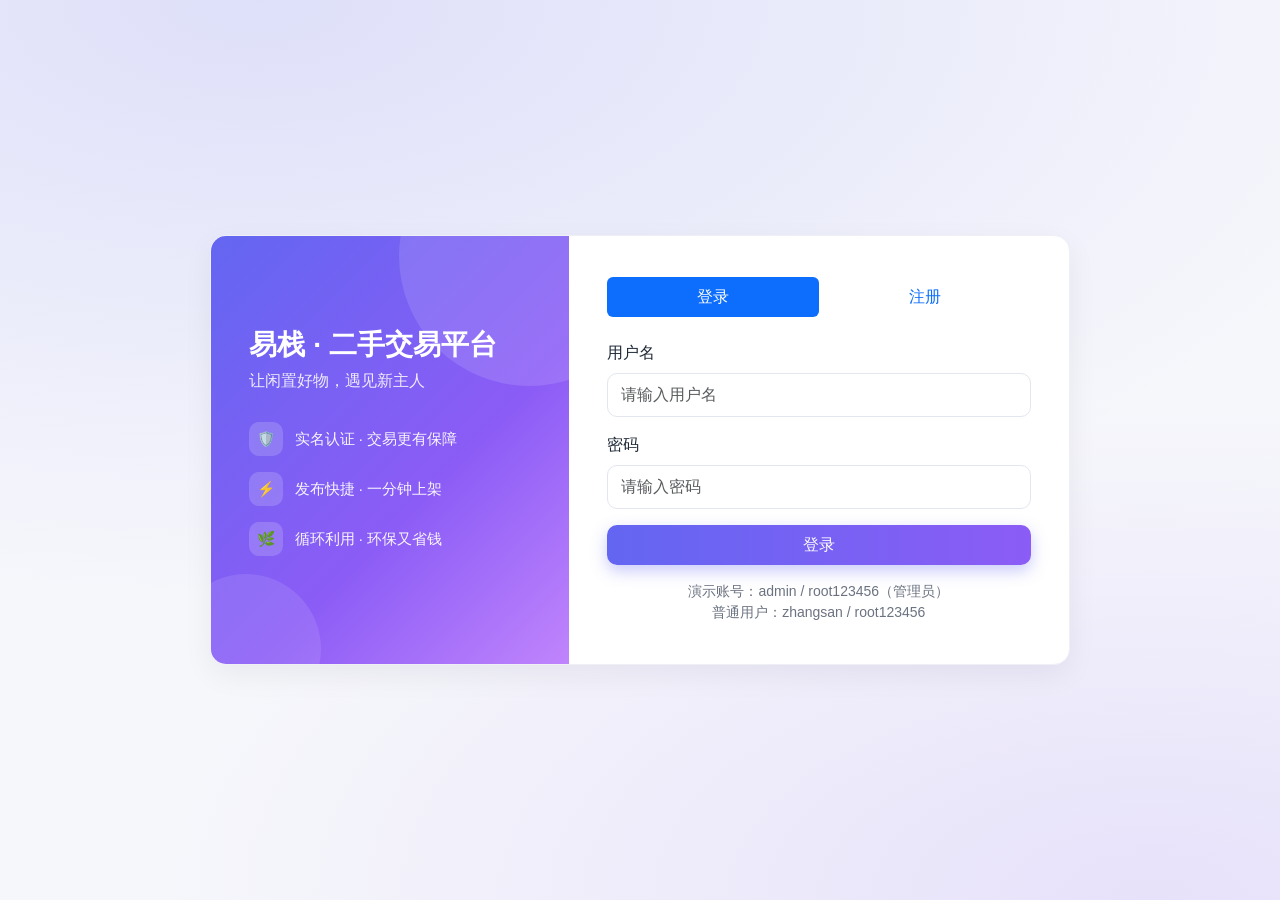
<file: frontend/login.html>
<!DOCTYPE html>
<html lang="zh-CN">
<head>
  <meta charset="UTF-8">
  <meta name="viewport" content="width=device-width, initial-scale=1">
  <title>登录 - 易栈</title>
  <link href="https://cdn.jsdelivr.net/npm/bootstrap@5.3.3/dist/css/bootstrap.min.css" rel="stylesheet">
  <link href="styles.css" rel="stylesheet">
  <style>
    .yz-auth-card { max-width: 860px; }
    .yz-auth-side {
      background: linear-gradient(135deg, var(--yz-primary), var(--yz-primary-2) 60%, #c084fc);
      color: #fff;
      padding: 3rem 2.4rem;
      display: flex;
      flex-direction: column;
      justify-content: center;
      position: relative;
      overflow: hidden;
    }
    .yz-auth-side::before {
      content: "";
      position: absolute;
      width: 260px; height: 260px;
      border-radius: 50%;
      background: rgba(255,255,255,.12);
      top: -110px; right: -90px;
    }
    .yz-auth-side::after {
      content: "";
      position: absolute;
      width: 150px; height: 150px;
      border-radius: 50%;
      background: rgba(255,255,255,.10);
      bottom: -60px; left: -40px;
    }
    .yz-auth-side .feats { margin-top: 1.8rem; }
    .yz-auth-side .feat { display: flex; gap: .7rem; align-items: center; margin-bottom: 1rem; font-size: .92rem; opacity: .94; position: relative; z-index: 1; }
    .yz-auth-side .feat .dot { width: 34px; height: 34px; border-radius: 10px; background: rgba(255,255,255,.18); display: flex; align-items: center; justify-content: center; flex-shrink: 0; }
    .yz-auth-form { padding: 2.6rem 2.4rem; }
    @media (max-width: 767px) {
      .yz-auth-side { display: none; }
    }
  </style>
</head>
<body>

<div class="yz-auth-wrap">
  <div class="card yz-auth-card shadow-sm overflow-hidden">
    <div class="row g-0">
      <!-- 左侧品牌区 -->
      <div class="col-md-5 yz-auth-side">
        <h3 class="fw-bold mb-2" style="position:relative;z-index:1;">易栈 · 二手交易平台</h3>
        <p class="mb-0" style="opacity:.88;position:relative;z-index:1;">让闲置好物，遇见新主人</p>
        <div class="feats">
          <div class="feat"><span class="dot">🛡️</span>实名认证 · 交易更有保障</div>
          <div class="feat"><span class="dot">⚡</span>发布快捷 · 一分钟上架</div>
          <div class="feat"><span class="dot">🌿</span>循环利用 · 环保又省钱</div>
        </div>
      </div>

      <!-- 右侧表单区 -->
      <div class="col-md-7 yz-auth-form">
        <ul class="nav nav-pills nav-fill mb-4">
          <li class="nav-item"><a class="nav-link active" id="tab-login" href="#" onclick="switchTab('login'); return false;">登录</a></li>
          <li class="nav-item"><a class="nav-link" id="tab-register" href="#" onclick="switchTab('register'); return false;">注册</a></li>
        </ul>

        <div id="form-login">
          <div class="mb-3">
            <label class="form-label">用户名</label>
            <input id="login-username" class="form-control" placeholder="请输入用户名">
          </div>
          <div class="mb-3">
            <label class="form-label">密码</label>
            <input id="login-password" type="password" class="form-control" placeholder="请输入密码" onkeydown="if(event.key==='Enter') doLogin()">
          </div>
          <button class="btn btn-primary w-100 py-2" onclick="doLogin()">登录</button>
          <div class="text-muted mt-3 small text-center">演示账号：admin / root123456（管理员）<br>普通用户：zhangsan / root123456</div>
        </div>

        <div id="form-register" style="display:none;">
          <div class="mb-3">
            <label class="form-label">用户名</label>
            <input id="reg-username" class="form-control" placeholder="请输入用户名">
          </div>
          <div class="mb-3">
            <label class="form-label">昵称（可选）</label>
            <input id="reg-nickname" class="form-control" placeholder="不填则默认用户名">
          </div>
          <div class="mb-3">
            <label class="form-label">密码（至少 6 位）</label>
            <input id="reg-password" type="password" class="form-control" placeholder="请输入密码">
          </div>
          <button class="btn btn-primary w-100 py-2" onclick="doRegister()">注册</button>
        </div>
      </div>
    </div>
  </div>
</div>

<script src="common.js"></script>
<script>
function switchTab(name) {
  document.getElementById('form-login').style.display = name === 'login' ? '' : 'none';
  document.getElementById('form-register').style.display = name === 'register' ? '' : 'none';
  document.getElementById('tab-login').classList.toggle('active', name === 'login');
  document.getElementById('tab-register').classList.toggle('active', name === 'register');
}

async function doLogin() {
  const username = document.getElementById('login-username').value.trim();
  const password = document.getElementById('login-password').value;
  if (!username || !password) return showToast('请输入用户名和密码', 'info');
  const res = await api('/api/user/login', {
    method: 'POST',
    body: JSON.stringify({ username, password })
  });
  localStorage.setItem('token', res.data.token);
  localStorage.setItem('role', res.data.role);
  localStorage.setItem('username', res.data.username);
  showToast('登录成功，正在进入…', 'success');
  setTimeout(() => location.href = 'index.html', 600);
}

async function doRegister() {
  const username = document.getElementById('reg-username').value.trim();
  const nickname = document.getElementById('reg-nickname').value.trim();
  const password = document.getElementById('reg-password').value;
  if (!username || !password) return showToast('请输入用户名和密码', 'info');
  await api('/api/user/register', {
    method: 'POST',
    body: JSON.stringify({ username, nickname, password })
  });
  showToast('注册成功，请登录', 'success');
  switchTab('login');
  document.getElementById('login-username').value = username;
}
</script>
</body>
</html>
</file>
<file: frontend/styles.css>
/* ========== 易栈设计系统 ========== */
:root {
  --yz-primary: #6366f1;
  --yz-primary-2: #8b5cf6;
  --yz-accent: #f59e0b;
  --yz-danger: #f43f5e;
  --yz-bg: #f6f7fb;
  --yz-text: #1f2937;
  --yz-muted: #6b7280;
  --yz-card: #ffffff;
  --yz-border: #eef0f6;
  --yz-radius: 16px;
  --yz-shadow: 0 10px 30px rgba(17, 24, 39, .06);
  --yz-shadow-hover: 0 20px 45px rgba(99, 102, 241, .18);
}

body {
  background: var(--yz-bg);
  color: var(--yz-text);
  font-family: "PingFang SC", "Microsoft YaHei", -apple-system, "Segoe UI", Roboto, sans-serif;
  -webkit-font-smoothing: antialiased;
}

/* ---- 导航栏 ---- */
nav.yz-nav {
  background: linear-gradient(90deg, var(--yz-primary), var(--yz-primary-2)) !important;
  box-shadow: 0 6px 20px rgba(99, 102, 241, .25);
  padding-top: .75rem;
  padding-bottom: .75rem;
}
nav.yz-nav .navbar-brand {
  font-weight: 700;
  letter-spacing: .5px;
  display: flex;
  align-items: center;
  gap: 8px;
  color: #fff;
}
nav.yz-nav .brand-logo {
  width: 30px; height: 30px;
  background: rgba(255,255,255,.2);
  border-radius: 9px;
  display: inline-flex; align-items: center; justify-content: center;
}
nav.yz-nav .btn-outline-light, nav.yz-nav .btn-outline-warning, nav.yz-nav .btn-outline-danger {
  border-radius: 999px;
  padding: .28rem .9rem;
  font-size: .85rem;
}

/* ---- 通用卡片 ---- */
.card {
  border: 1px solid var(--yz-border);
  border-radius: var(--yz-radius);
  box-shadow: var(--yz-shadow);
  background: var(--yz-card);
}
.yz-card-hover {
  transition: transform .25s ease, box-shadow .25s ease;
}
.yz-card-hover:hover {
  transform: translateY(-6px);
  box-shadow: var(--yz-shadow-hover);
}

/* ---- 按钮 ---- */
.btn { border-radius: 10px; font-weight: 500; }
.btn-primary {
  background: linear-gradient(90deg, var(--yz-primary), var(--yz-primary-2));
  border: none;
  box-shadow: 0 6px 16px rgba(99, 102, 241, .35);
}
.btn-primary:hover { filter: brightness(1.05); box-shadow: 0 8px 20px rgba(99,102,241,.45); }
.btn-danger { background: var(--yz-danger); border-color: var(--yz-danger); }

/* ---- 价格 ---- */
.yz-price { color: var(--yz-danger); font-weight: 700; }

/* ---- 徽章圆角 ---- */
.badge { border-radius: 999px; padding: .4em .8em; font-weight: 500; }

/* ---- 表单 ---- */
.form-control, .form-select {
  border-radius: 10px;
  border: 1px solid #e3e6ef;
  padding: .55rem .85rem;
}
.form-control:focus, .form-select:focus {
  border-color: var(--yz-primary);
  box-shadow: 0 0 0 .2rem rgba(99,102,241,.15);
}
.form-label { font-weight: 500; color: var(--yz-text); }

/* ---- 表格 ---- */
.table { --bs-table-hover-bg: #f8f9ff; }
.table thead th {
  color: var(--yz-muted);
  font-weight: 600;
  font-size: .82rem;
  text-transform: uppercase;
  letter-spacing: .4px;
  border-bottom: 2px solid var(--yz-border);
}
.table td { vertical-align: middle; }

/* ---- 统计卡片 ---- */
.yz-stat {
  border-radius: var(--yz-radius);
  border: 1px solid var(--yz-border);
  background: linear-gradient(160deg, #fff, #f8f9ff);
  box-shadow: var(--yz-shadow);
  transition: transform .2s ease;
}
.yz-stat:hover { transform: translateY(-4px); }
.yz-stat .num { font-size: 1.9rem; font-weight: 800; color: var(--yz-primary); }
.yz-stat .label { color: var(--yz-muted); font-size: .85rem; }

/* ---- 标签页 ---- */
.nav-tabs .nav-link {
  color: var(--yz-muted);
  border-radius: 10px 10px 0 0;
  font-weight: 500;
}
.nav-tabs .nav-link.active {
  color: var(--yz-primary);
  border-color: var(--yz-border) var(--yz-border) #fff;
  font-weight: 600;
}

/* ---- 首页搜索区 ---- */
.yz-hero {
  background: linear-gradient(120deg, rgba(99,102,241,.08), rgba(139,92,246,.05));
  border-radius: var(--yz-radius);
  padding: 1.5rem;
  border: 1px solid var(--yz-border);
}

/* ---- 空状态 ---- */
.yz-empty {
  text-align: center;
  color: var(--yz-muted);
  padding: 3rem 1rem;
}
.yz-empty .emoji { font-size: 2.4rem; display: block; margin-bottom: .5rem; }

/* ---- 登录页 ---- */
.yz-auth-wrap {
  min-height: 100vh;
  display: flex;
  align-items: center;
  justify-content: center;
  background: radial-gradient(1200px 600px at 20% 0%, rgba(99,102,241,.16), transparent),
              radial-gradient(1000px 500px at 90% 100%, rgba(139,92,246,.14), transparent),
              var(--yz-bg);
  padding: 24px;
}
.yz-auth-card { width: 100%; max-width: 430px; overflow: hidden; }
.yz-auth-head {
  background: linear-gradient(90deg, var(--yz-primary), var(--yz-primary-2));
  color: #fff;
  padding: 1.4rem 1.5rem;
}
.yz-auth-head h4 { margin: 0; font-weight: 700; }
.yz-auth-head p { margin: .3rem 0 0; opacity: .85; font-size: .88rem; }

/* ---- Toast（由 common.js 注入，这里兜底） ---- */
.yz-toast-wrap { position: fixed; top: 22px; left: 50%; transform: translateX(-50%); z-index: 9999; display: flex; flex-direction: column; gap: 10px; align-items: center; }
.yz-toast { min-width: 220px; max-width: 80vw; padding: 12px 22px; border-radius: 12px; background: #111827; color: #fff; font-size: .92rem; box-shadow: 0 14px 34px rgba(0,0,0,.28); opacity: 0; transform: translateY(-10px); transition: all .28s ease; text-align: center; }
.yz-toast.show { opacity: 1; transform: translateY(0); }
.yz-toast.success { background: #059669; }
.yz-toast.error { background: #dc2626; }
.yz-toast.info { background: #1f2937; }

/* ---- 细节 ---- */
.text-muted { color: var(--yz-muted) !important; }
.card-img-top { border-top-left-radius: var(--yz-radius); border-top-right-radius: var(--yz-radius); }
hr { border-color: var(--yz-border); opacity: 1; }
.shadow-sm { box-shadow: var(--yz-shadow) !important; }

/* ========== 第二轮美化 ========== */

/* ---- 首页大横幅（渐变 + 标语） ---- */
.yz-banner {
  position: relative;
  overflow: hidden;
  border-radius: 22px;
  padding: 2.4rem 2rem;
  color: #fff;
  background: linear-gradient(120deg, var(--yz-primary) 0%, var(--yz-primary-2) 55%, #c084fc 100%);
  box-shadow: 0 18px 40px rgba(99, 102, 241, .28);
}
.yz-banner::before, .yz-banner::after {
  content: "";
  position: absolute;
  border-radius: 50%;
  background: rgba(255, 255, 255, .12);
}
.yz-banner::before { width: 220px; height: 220px; top: -90px; right: -60px; }
.yz-banner::after { width: 140px; height: 140px; bottom: -70px; left: 18%; }
.yz-banner h1 { font-weight: 800; letter-spacing: .5px; }
.yz-banner .lead { opacity: .92; }
.yz-banner .search-box {
  position: relative;
  z-index: 1;
  background: rgba(255, 255, 255, .96);
  border-radius: 999px;
  display: flex;
  align-items: center;
  padding: .35rem .35rem .35rem 1.1rem;
  box-shadow: 0 10px 26px rgba(17, 24, 39, .16);
}
.yz-banner .search-box input {
  border: none;
  outline: none;
  flex: 1;
  background: transparent;
  font-size: .95rem;
}
.yz-banner .search-box button {
  border-radius: 999px;
  padding: .5rem 1.4rem;
  border: none;
  background: linear-gradient(90deg, var(--yz-primary), var(--yz-primary-2));
  color: #fff;
  font-weight: 600;
}
.yz-chip-row { position: relative; z-index: 1; display: flex; gap: .5rem; flex-wrap: wrap; margin-top: 1rem; }
.yz-chip {
  background: rgba(255, 255, 255, .16);
  border: 1px solid rgba(255, 255, 255, .35);
  color: #fff;
  border-radius: 999px;
  padding: .28rem .9rem;
  font-size: .8rem;
  cursor: pointer;
  transition: background .2s ease;
}
.yz-chip:hover { background: rgba(255, 255, 255, .3); }

/* ---- 骨架屏 ---- */
.yz-skeleton {
  border-radius: var(--yz-radius);
  background: #fff;
  border: 1px solid var(--yz-border);
  overflow: hidden;
  height: 100%;
}
.yz-skeleton .sk-img { height: 190px; }
.yz-skeleton .sk-line { height: 14px; border-radius: 7px; margin: 10px 14px; }
.sk-shimmer {
  background: linear-gradient(90deg, #eef0f6 25%, #f7f8fc 50%, #eef0f6 75%);
  background-size: 200% 100%;
  animation: shimmer 1.3s infinite;
}
@keyframes shimmer { 0% { background-position: 200% 0; } 100% { background-position: -200% 0; } }

/* ---- 商品图悬停放大 ---- */
.yz-card-hover .img-wrap { overflow: hidden; }
.yz-card-hover .img-wrap img { transition: transform .35s ease; }
.yz-card-hover:hover .img-wrap img { transform: scale(1.06); }

/* ---- 首页标题区 ---- */
.yz-section-title { display: flex; align-items: center; gap: .6rem; }
.yz-section-title .bar {
  width: 5px; height: 22px; border-radius: 3px;
  background: linear-gradient(180deg, var(--yz-primary), var(--yz-primary-2));
}

/* ---- 管理后台统计卡（带图标） ---- */
.yz-stat2 {
  position: relative;
  border-radius: var(--yz-radius);
  border: 1px solid var(--yz-border);
  background: #fff;
  box-shadow: var(--yz-shadow);
  padding: 1.1rem 1.2rem;
  display: flex;
  align-items: center;
  gap: 1rem;
  transition: transform .2s ease, box-shadow .2s ease;
  overflow: hidden;
}
.yz-stat2:hover { transform: translateY(-4px); box-shadow: var(--yz-shadow-hover); }
.yz-stat2 .icon {
  width: 52px; height: 52px;
  border-radius: 14px;
  display: flex; align-items: center; justify-content: center;
  font-size: 1.5rem;
  flex-shrink: 0;
}
.yz-stat2 .num { font-size: 1.7rem; font-weight: 800; line-height: 1.1; }
.yz-stat2 .label { color: var(--yz-muted); font-size: .82rem; }
.stat-c1 .icon { background: linear-gradient(135deg, #e0e7ff, #eef2ff); }
.stat-c1 .num { color: var(--yz-primary); }
.stat-c2 .icon { background: linear-gradient(135deg, #dcfce7, #f0fdf4); }
.stat-c2 .num { color: #059669; }
.stat-c3 .icon { background: linear-gradient(135deg, #fef3c7, #fffbeb); }
.stat-c3 .num { color: #d97706; }
.stat-c4 .icon { background: linear-gradient(135deg, #fee2e2, #fef2f2); }
.stat-c4 .num { color: var(--yz-danger); }
.stat-c5 .icon { background: linear-gradient(135deg, #cffafe, #ecfeff); }
.stat-c5 .num { color: #0891b2; }

/* ---- 页脚 ---- */
.yz-footer {
  margin-top: 3rem;
  padding: 1.6rem 0;
  text-align: center;
  color: var(--yz-muted);
  font-size: .85rem;
  border-top: 1px solid var(--yz-border);
}
</file>
